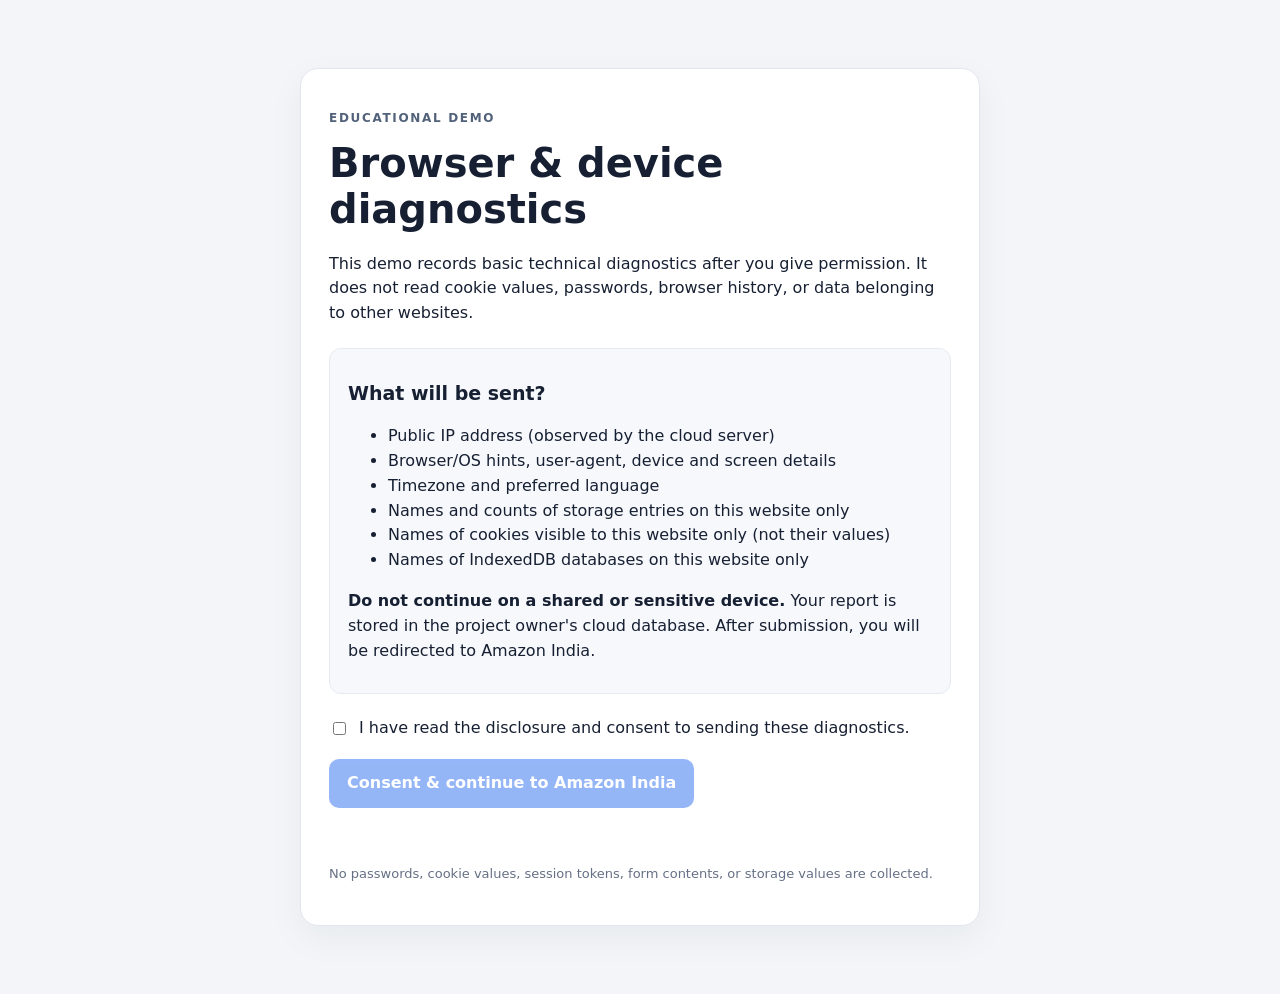
<file: index.html>
<!doctype html>
<html lang="en">
<head>
  <meta charset="utf-8"><meta name="viewport" content="width=device-width,initial-scale=1">
  <title>Device Diagnostics Demo</title>
  <link rel="stylesheet" href="style.css">
</head>
<body>
  <main class="card">
    <p class="eyebrow">EDUCATIONAL DEMO</p>
    <h1>Browser & device diagnostics</h1>
    <p>This demo records basic technical diagnostics after you give permission. It does not read cookie values, passwords, browser history, or data belonging to other websites.</p>
    <section class="notice">
      <h2>What will be sent?</h2>
      <ul>
        <li>Public IP address (observed by the cloud server)</li>
        <li>Browser/OS hints, user-agent, device and screen details</li>
        <li>Timezone and preferred language</li>
        <li>Names and counts of storage entries on this website only</li>
        <li>Names of cookies visible to this website only (not their values)</li>
        <li>Names of IndexedDB databases on this website only</li>
      </ul>
      <p><strong>Do not continue on a shared or sensitive device.</strong> Your report is stored in the project owner's cloud database. After submission, you will be redirected to Amazon India.</p>
    </section>
    <label class="consent"><input id="consent" type="checkbox"> I have read the disclosure and consent to sending these diagnostics.</label>
    <button id="send" disabled>Consent & continue to Amazon India</button>
    <p id="status" role="status" aria-live="polite"></p>
    <p class="small">No passwords, cookie values, session tokens, form contents, or storage values are collected.</p>
  </main>
  <script src="config.js"></script><script src="app.js"></script>
</body></html>
</file>
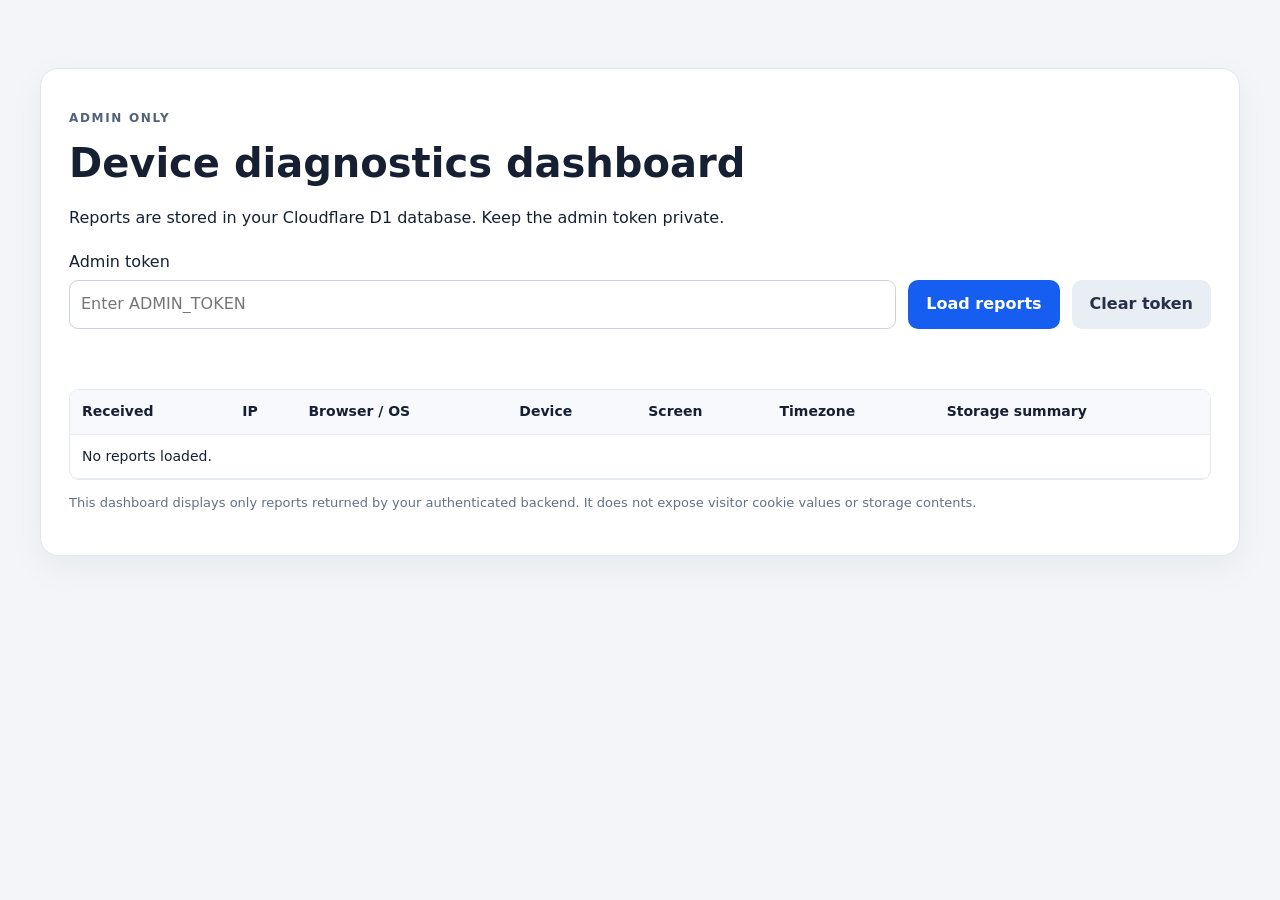
<file: dashboard.html>
<!doctype html>
<html lang="en"><head><meta charset="utf-8"><meta name="viewport" content="width=device-width,initial-scale=1">
<title>Diagnostics Dashboard</title><link rel="stylesheet" href="style.css"></head>
<body><main class="wide">
  <p class="eyebrow">ADMIN ONLY</p><h1>Device diagnostics dashboard</h1>
  <p>Reports are stored in your Cloudflare D1 database. Keep the admin token private.</p>
  <section class="toolbar">
    <label>Admin token <input id="token" type="password" autocomplete="current-password" placeholder="Enter ADMIN_TOKEN"></label>
    <button id="load">Load reports</button><button id="logout" class="secondary">Clear token</button>
  </section>
  <p id="status" role="status" aria-live="polite"></p>
  <div class="table-wrap"><table><thead><tr><th>Received</th><th>IP</th><th>Browser / OS</th><th>Device</th><th>Screen</th><th>Timezone</th><th>Storage summary</th></tr></thead><tbody id="rows"><tr><td colspan="7">No reports loaded.</td></tr></tbody></table></div>
  <p class="small">This dashboard displays only reports returned by your authenticated backend. It does not expose visitor cookie values or storage contents.</p>
</main><script src="config.js"></script><script src="dashboard.js"></script></body></html>
</file>
<file: style.css>
*{box-sizing:border-box}body{margin:0;padding:32px 16px;background:#f3f5f8;color:#172033;font:16px/1.55 system-ui,-apple-system,Segoe UI,sans-serif}.card,.wide{margin:4vh auto;background:white;border:1px solid #e1e6ee;border-radius:18px;padding:28px;box-shadow:0 12px 36px #18243a0d}.card{max-width:680px}.wide{max-width:1200px}.eyebrow{font-size:12px;letter-spacing:.14em;font-weight:700;color:#52627a}h1{line-height:1.15;margin:.3em 0 .5em;font-size:clamp(28px,5vw,40px)}h2{font-size:19px}.notice{background:#f6f8fb;border:1px solid #e5eaf1;border-radius:12px;padding:14px 18px;margin:22px 0}.consent{display:flex;gap:10px;align-items:flex-start;margin:18px 0}input[type=checkbox]{margin-top:6px}button{background:#155eef;color:#fff;border:0;border-radius:10px;padding:12px 18px;font:inherit;font-weight:650;cursor:pointer}button:disabled{opacity:.45;cursor:not-allowed}.secondary{background:#e9edf4;color:#243047}.small{font-size:13px;color:#667085}.toolbar{display:flex;gap:12px;align-items:end;flex-wrap:wrap;margin:20px 0}.toolbar label{display:grid;gap:5px;flex:1;min-width:240px}input[type=password]{padding:11px;border:1px solid #cbd3df;border-radius:9px;font:inherit}.table-wrap{overflow:auto;border:1px solid #e3e8ef;border-radius:10px}table{border-collapse:collapse;width:100%;min-width:850px}th,td{text-align:left;padding:11px 12px;border-bottom:1px solid #e9edf2;font-size:14px}th{background:#f7f9fc;position:sticky;top:0}#status{min-height:24px;color:#344054}a{color:#155eef}@media(max-width:600px){body{padding:12px}.card,.wide{padding:20px}}
</file>
